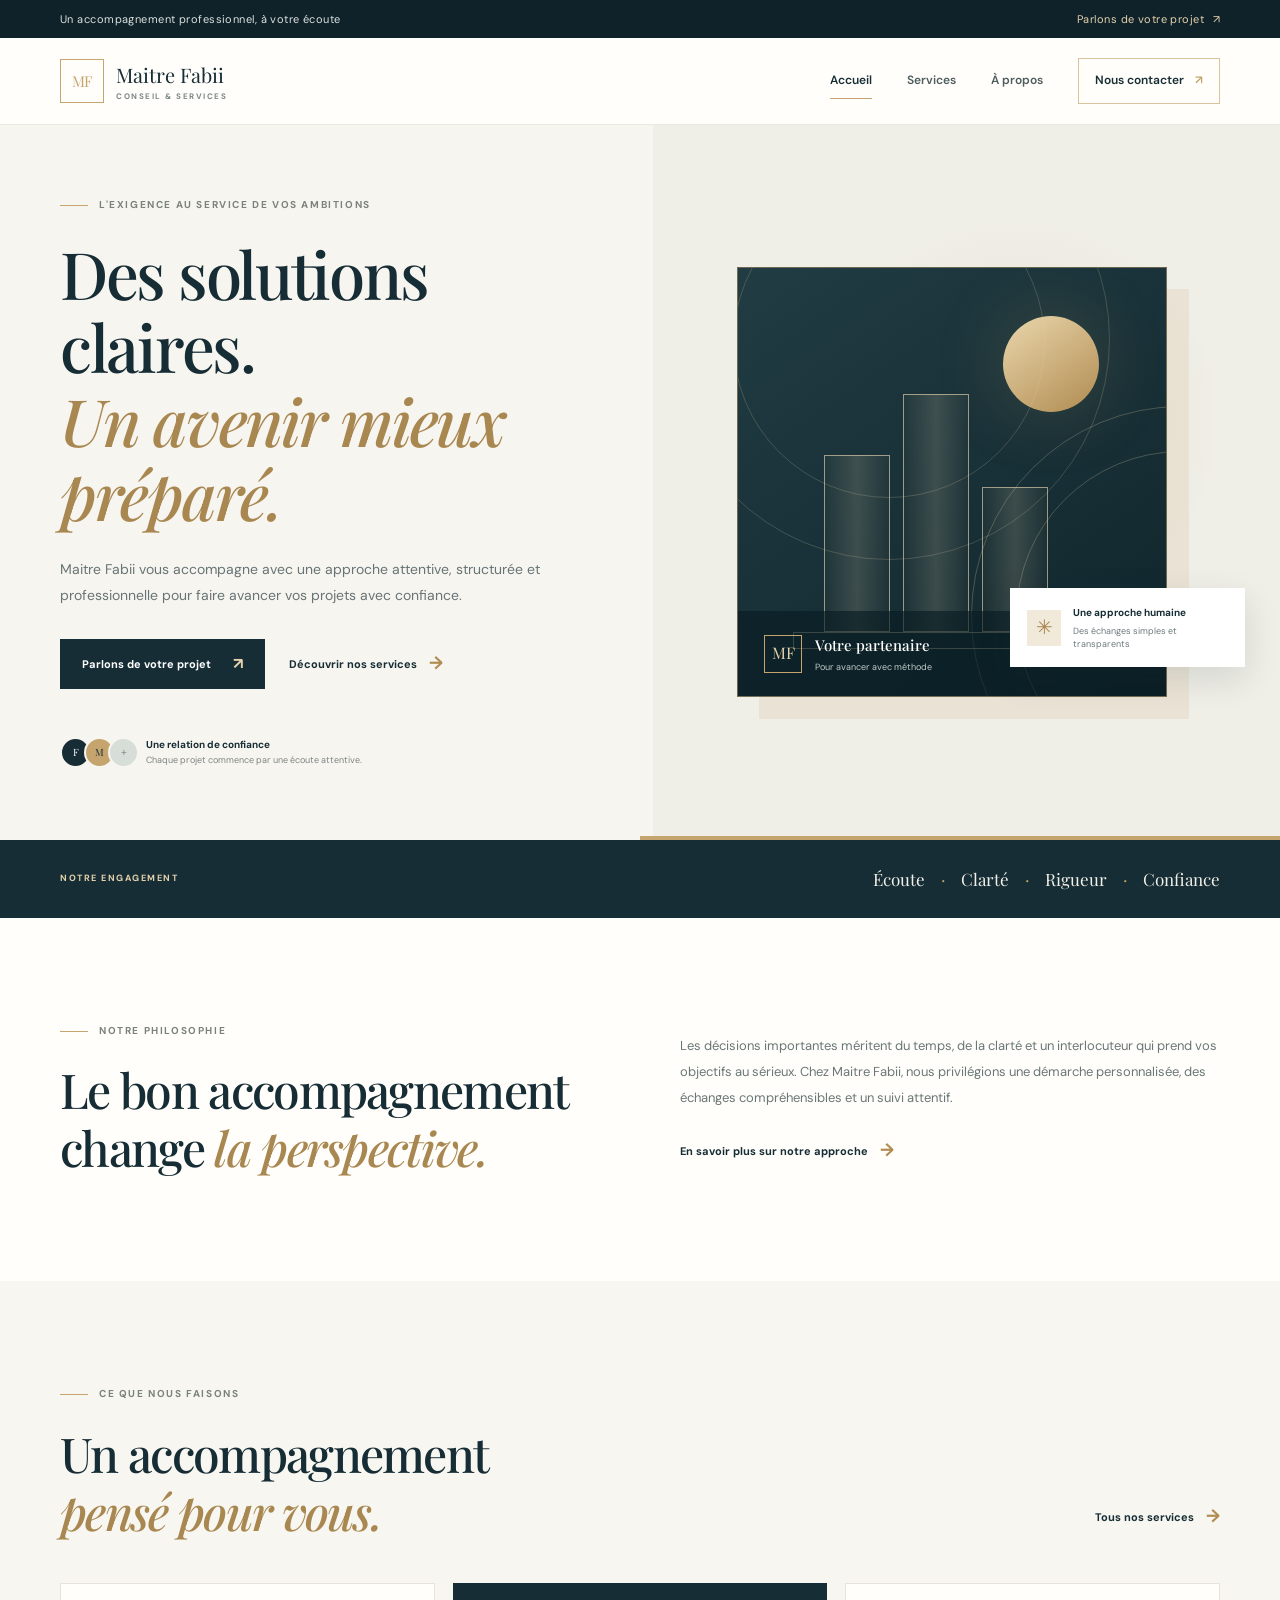
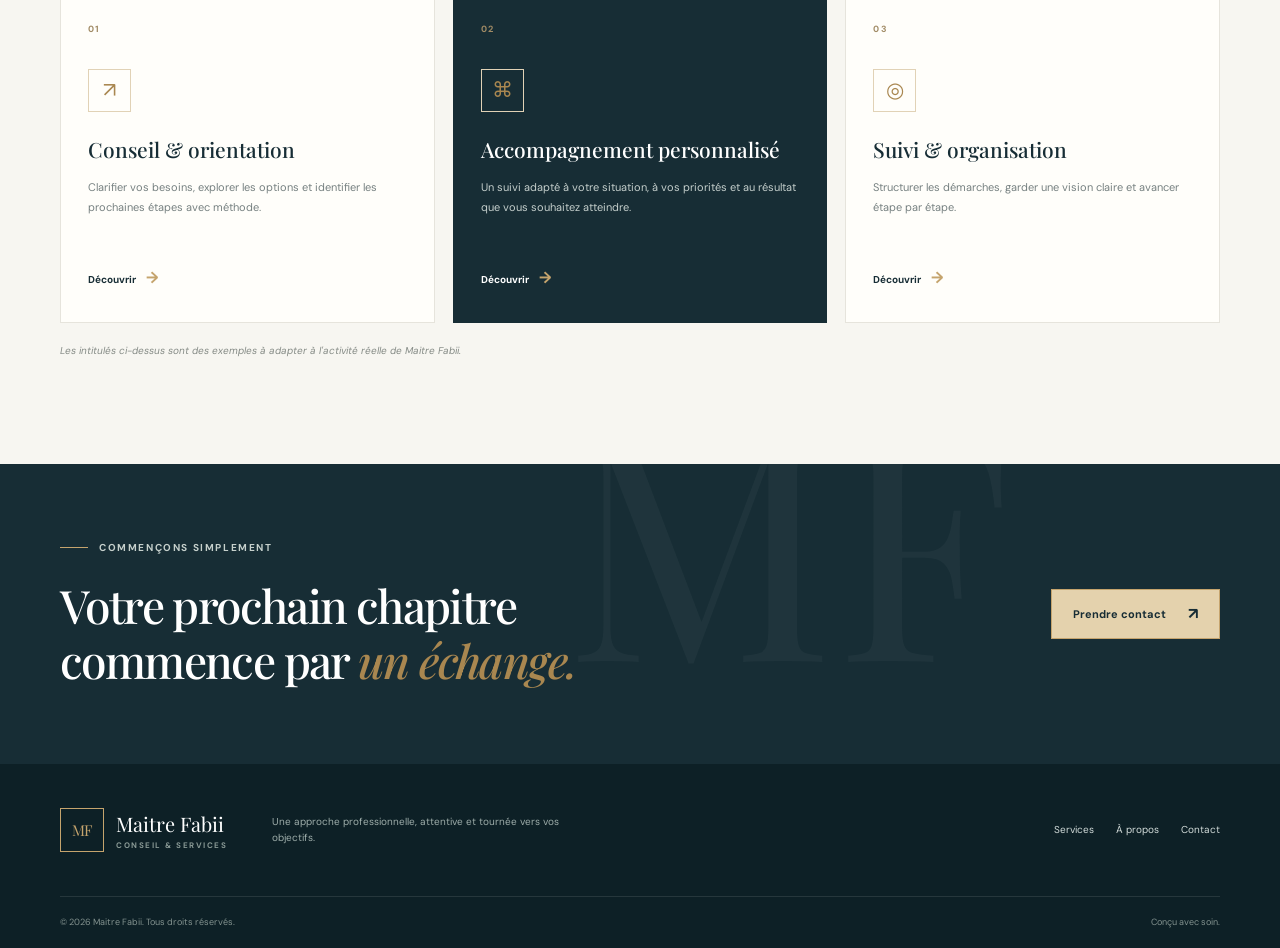
<file: index.html>
<!DOCTYPE html>
<html lang="fr">
<head>
  <meta charset="UTF-8">
  <meta name="viewport" content="width=device-width, initial-scale=1.0">
  <meta name="description" content="Maitre Fabii — des services professionnels, un accompagnement clair et une relation de confiance.">
  <title>Maitre Fabii | Accueil</title>
  <link rel="preconnect" href="https://fonts.googleapis.com">
  <link rel="preconnect" href="https://fonts.gstatic.com" crossorigin>
  <link href="https://fonts.googleapis.com/css2?family=DM+Sans:wght@400;500;600;700&family=Playfair+Display:wght@500;600;700&display=swap" rel="stylesheet">
  <link rel="stylesheet" href="css/style.css">
  <script src="js/script.js" defer></script>
</head>
<body>
  <div class="topbar"><div class="container topbar-inner"><span>Un accompagnement professionnel, à votre écoute</span><a href="contact.html">Parlons de votre projet <span aria-hidden="true">↗</span></a></div></div>
  <header class="site-header">
    <div class="container nav-wrap">
      <a class="brand" href="index.html" aria-label="Maitre Fabii, accueil"><span class="brand-mark">MF</span><span class="brand-name">Maitre Fabii<small>CONSEIL & SERVICES</small></span></a>
      <button class="menu-toggle" aria-label="Ouvrir le menu" aria-expanded="false"><span></span><span></span><span></span></button>
      <nav class="main-nav" aria-label="Navigation principale">
        <a class="active" href="index.html">Accueil</a><a href="services.html">Services</a><a href="apropos.html">À propos</a><a class="nav-cta" href="contact.html">Nous contacter <span>↗</span></a>
      </nav>
    </div>
  </header>
  <main>
    <section class="hero">
      <div class="hero-glow"></div>
      <div class="container hero-grid">
        <div class="hero-copy">
          <p class="eyebrow"><span class="eyebrow-line"></span> L'exigence au service de vos ambitions</p>
          <h1>Des solutions claires.<br><em>Un avenir mieux préparé.</em></h1>
          <p class="hero-text">Maitre Fabii vous accompagne avec une approche attentive, structurée et professionnelle pour faire avancer vos projets avec confiance.</p>
          <div class="hero-actions"><a class="btn btn-primary" href="contact.html">Parlons de votre projet <span>↗</span></a><a class="text-link" href="services.html">Découvrir nos services <span>→</span></a></div>
          <div class="hero-note"><div class="avatar-stack"><span>F</span><span>M</span><span>+</span></div><p><strong>Une relation de confiance</strong><br><small>Chaque projet commence par une écoute attentive.</small></p></div>
        </div>
        <div class="hero-art" aria-label="Illustration décorative de lignes architecturales">
          <div class="art-frame"><div class="art-orbit orbit-one"></div><div class="art-orbit orbit-two"></div><div class="art-sun"></div><div class="art-column column-one"></div><div class="art-column column-two"></div><div class="art-column column-three"></div><div class="art-base"></div><div class="art-label"><span>MF</span><div><strong>Votre partenaire</strong><small>Pour avancer avec méthode</small></div></div></div>
          <div class="floating-card"><span class="floating-icon">✳</span><div><strong>Une approche humaine</strong><small>Des échanges simples et transparents</small></div></div>
        </div>
      </div>
      <div class="hero-bottom-line"></div>
    </section>
    <section class="trust-strip"><div class="container trust-inner"><span>NOTRE ENGAGEMENT</span><p>Écoute <b>·</b> Clarté <b>·</b> Rigueur <b>·</b> Confiance</p></div></section>
    <section class="section section-intro">
      <div class="container intro-grid">
        <div><p class="eyebrow"><span class="eyebrow-line"></span> Notre philosophie</p><h2>Le bon accompagnement<br>change <em>la perspective.</em></h2></div>
        <div class="intro-content"><p>Les décisions importantes méritent du temps, de la clarté et un interlocuteur qui prend vos objectifs au sérieux. Chez Maitre Fabii, nous privilégions une démarche personnalisée, des échanges compréhensibles et un suivi attentif.</p><a class="text-link" href="apropos.html">En savoir plus sur notre approche <span>→</span></a></div>
      </div>
    </section>
    <section class="section services-preview">
      <div class="container">
        <div class="section-heading"><div><p class="eyebrow"><span class="eyebrow-line"></span> Ce que nous faisons</p><h2>Un accompagnement<br><em>pensé pour vous.</em></h2></div><a class="text-link heading-link" href="services.html">Tous nos services <span>→</span></a></div>
        <div class="service-grid">
          <article class="service-card"><span class="service-number">01</span><div class="service-icon">↗</div><h3>Conseil & orientation</h3><p>Clarifier vos besoins, explorer les options et identifier les prochaines étapes avec méthode.</p><a href="services.html#conseil" aria-label="Découvrir le conseil et l'orientation">Découvrir <span>→</span></a></article>
          <article class="service-card featured"><span class="service-number">02</span><div class="service-icon">⌘</div><h3>Accompagnement personnalisé</h3><p>Un suivi adapté à votre situation, à vos priorités et au résultat que vous souhaitez atteindre.</p><a href="services.html#accompagnement" aria-label="Découvrir l'accompagnement personnalisé">Découvrir <span>→</span></a></article>
          <article class="service-card"><span class="service-number">03</span><div class="service-icon">◎</div><h3>Suivi & organisation</h3><p>Structurer les démarches, garder une vision claire et avancer étape par étape.</p><a href="services.html#suivi" aria-label="Découvrir le suivi et l'organisation">Découvrir <span>→</span></a></article>
        </div>
        <p class="small-note">Les intitulés ci-dessus sont des exemples à adapter à l'activité réelle de Maitre Fabii.</p>
      </div>
    </section>
    <section class="cta-section"><div class="container cta-inner"><div><p class="eyebrow eyebrow-light"><span class="eyebrow-line"></span> Commençons simplement</p><h2>Votre prochain chapitre<br>commence par <em>un échange.</em></h2></div><a class="btn btn-light" href="contact.html">Prendre contact <span>↗</span></a><div class="cta-decoration">MF</div></div></section>
  </main>
  <footer class="site-footer"><div class="container footer-main"><a class="brand brand-footer" href="index.html"><span class="brand-mark">MF</span><span class="brand-name">Maitre Fabii<small>CONSEIL & SERVICES</small></span></a><p>Une approche professionnelle, attentive et tournée vers vos objectifs.</p><div class="footer-links"><a href="services.html">Services</a><a href="apropos.html">À propos</a><a href="contact.html">Contact</a></div></div><div class="container footer-bottom"><span>© <span data-year></span> Maitre Fabii. Tous droits réservés.</span><span>Conçu avec soin.</span></div></footer>
</body>
</html>
</file>
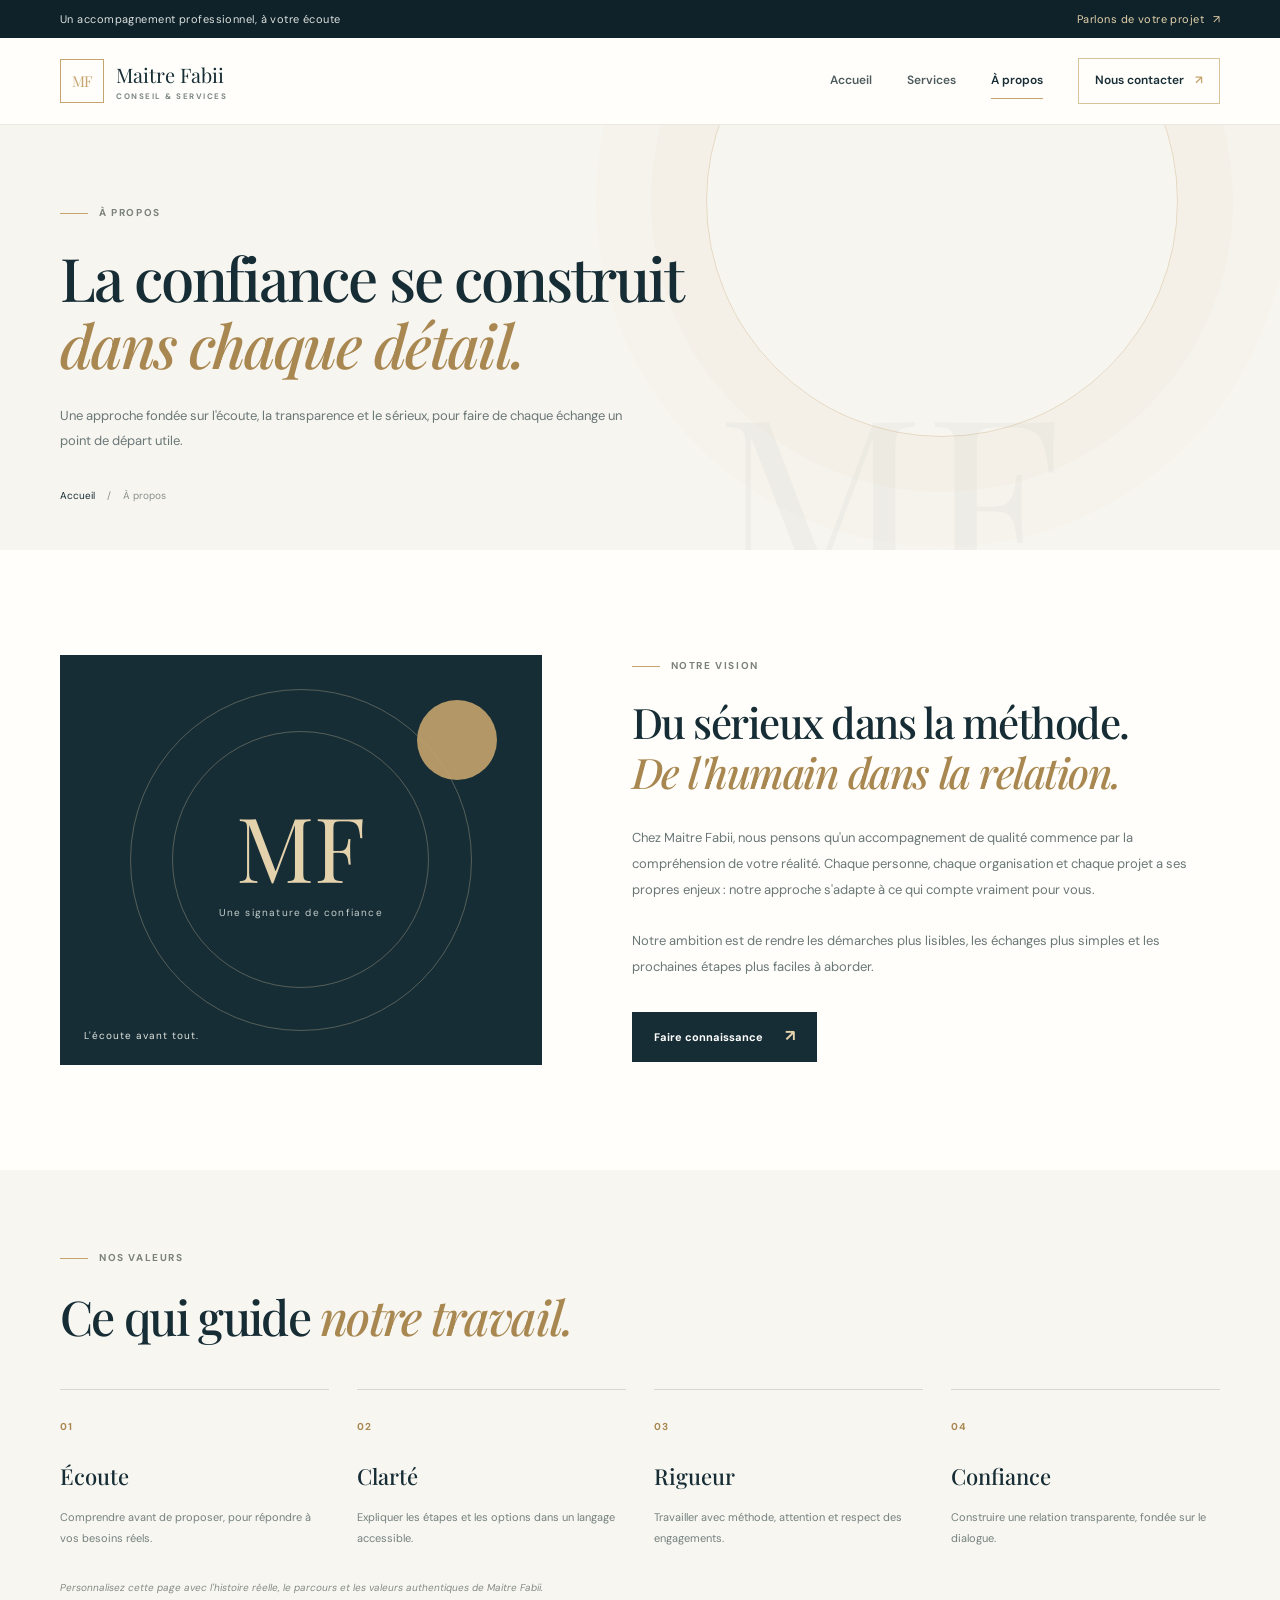
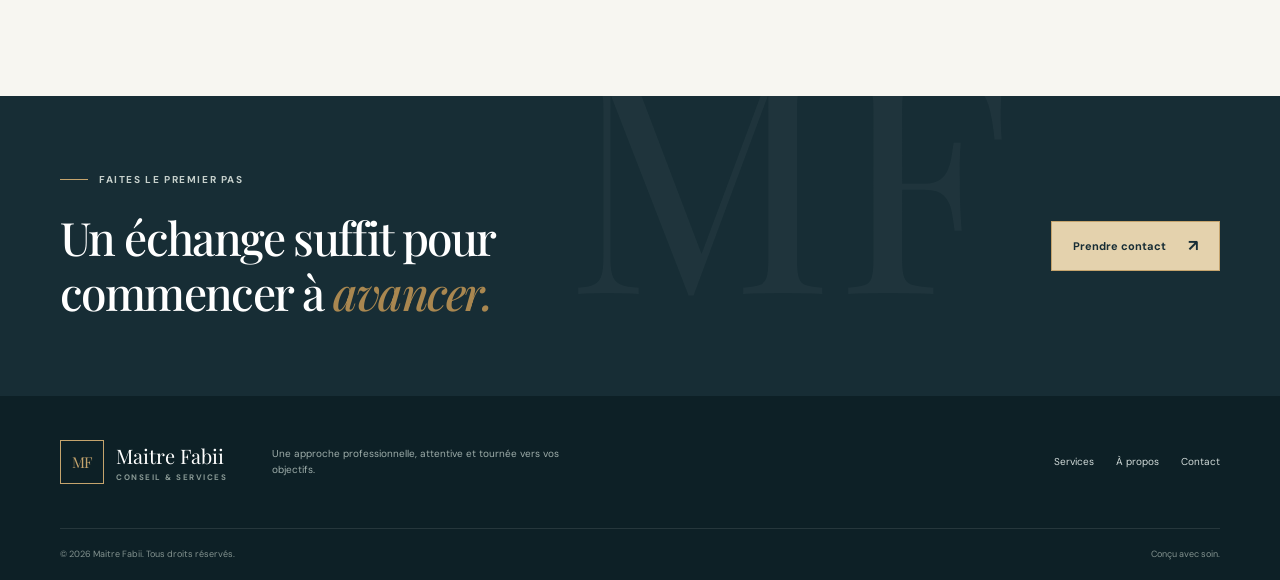
<file: apropos.html>
<!DOCTYPE html>
<html lang="fr">
<head>
  <meta charset="UTF-8"><meta name="viewport" content="width=device-width, initial-scale=1.0">
  <meta name="description" content="Découvrez l'approche et les valeurs de Maitre Fabii.">
  <title>À propos | Maitre Fabii</title>
  <link rel="preconnect" href="https://fonts.googleapis.com"><link rel="preconnect" href="https://fonts.gstatic.com" crossorigin>
  <link href="https://fonts.googleapis.com/css2?family=DM+Sans:wght@400;500;600;700&family=Playfair+Display:wght@500;600;700&display=swap" rel="stylesheet">
  <link rel="stylesheet" href="css/style.css"><script src="js/script.js" defer></script>
</head>
<body>
  <div class="topbar"><div class="container topbar-inner"><span>Un accompagnement professionnel, à votre écoute</span><a href="contact.html">Parlons de votre projet <span>↗</span></a></div></div>
  <header class="site-header"><div class="container nav-wrap"><a class="brand" href="index.html"><span class="brand-mark">MF</span><span class="brand-name">Maitre Fabii<small>CONSEIL & SERVICES</small></span></a><button class="menu-toggle" aria-label="Ouvrir le menu" aria-expanded="false"><span></span><span></span><span></span></button><nav class="main-nav" aria-label="Navigation principale"><a href="index.html">Accueil</a><a href="services.html">Services</a><a class="active" href="apropos.html">À propos</a><a class="nav-cta" href="contact.html">Nous contacter <span>↗</span></a></nav></div></header>
  <main>
    <section class="page-hero"><div class="container page-hero-content"><p class="eyebrow"><span class="eyebrow-line"></span> À propos</p><h1>La confiance se construit<br><em>dans chaque détail.</em></h1><p>Une approche fondée sur l'écoute, la transparence et le sérieux, pour faire de chaque échange un point de départ utile.</p><div class="breadcrumbs"><a href="index.html">Accueil</a><span>/</span><span>À propos</span></div></div><div class="page-hero-mark">MF</div></section>
    <section class="section"><div class="container about-grid"><div class="about-art"><div class="about-art-circle"></div><div class="about-monogram">MF<span>Une signature de confiance</span></div><div class="about-art-caption">L'écoute avant tout.</div></div><div class="about-copy"><p class="eyebrow"><span class="eyebrow-line"></span> Notre vision</p><h2>Du sérieux dans la méthode.<br><em>De l'humain dans la relation.</em></h2><p>Chez Maitre Fabii, nous pensons qu'un accompagnement de qualité commence par la compréhension de votre réalité. Chaque personne, chaque organisation et chaque projet a ses propres enjeux : notre approche s'adapte à ce qui compte vraiment pour vous.</p><p>Notre ambition est de rendre les démarches plus lisibles, les échanges plus simples et les prochaines étapes plus faciles à aborder.</p><a class="btn btn-primary" href="contact.html">Faire connaissance <span>↗</span></a></div></div></section>
    <section class="values-section"><div class="container"><div class="section-heading"><div><p class="eyebrow"><span class="eyebrow-line"></span> Nos valeurs</p><h2>Ce qui guide <em>notre travail.</em></h2></div></div><div class="values-grid"><article><span>01</span><h3>Écoute</h3><p>Comprendre avant de proposer, pour répondre à vos besoins réels.</p></article><article><span>02</span><h3>Clarté</h3><p>Expliquer les étapes et les options dans un langage accessible.</p></article><article><span>03</span><h3>Rigueur</h3><p>Travailler avec méthode, attention et respect des engagements.</p></article><article><span>04</span><h3>Confiance</h3><p>Construire une relation transparente, fondée sur le dialogue.</p></article></div><p class="small-note">Personnalisez cette page avec l'histoire réelle, le parcours et les valeurs authentiques de Maitre Fabii.</p></div></section>
    <section class="cta-section"><div class="container cta-inner"><div><p class="eyebrow eyebrow-light"><span class="eyebrow-line"></span> Faites le premier pas</p><h2>Un échange suffit pour<br>commencer à <em>avancer.</em></h2></div><a class="btn btn-light" href="contact.html">Prendre contact <span>↗</span></a><div class="cta-decoration">MF</div></div></section>
  </main>
  <footer class="site-footer"><div class="container footer-main"><a class="brand brand-footer" href="index.html"><span class="brand-mark">MF</span><span class="brand-name">Maitre Fabii<small>CONSEIL & SERVICES</small></span></a><p>Une approche professionnelle, attentive et tournée vers vos objectifs.</p><div class="footer-links"><a href="services.html">Services</a><a href="apropos.html">À propos</a><a href="contact.html">Contact</a></div></div><div class="container footer-bottom"><span>© <span data-year></span> Maitre Fabii. Tous droits réservés.</span><span>Conçu avec soin.</span></div></footer>
</body>
</html>
</file>
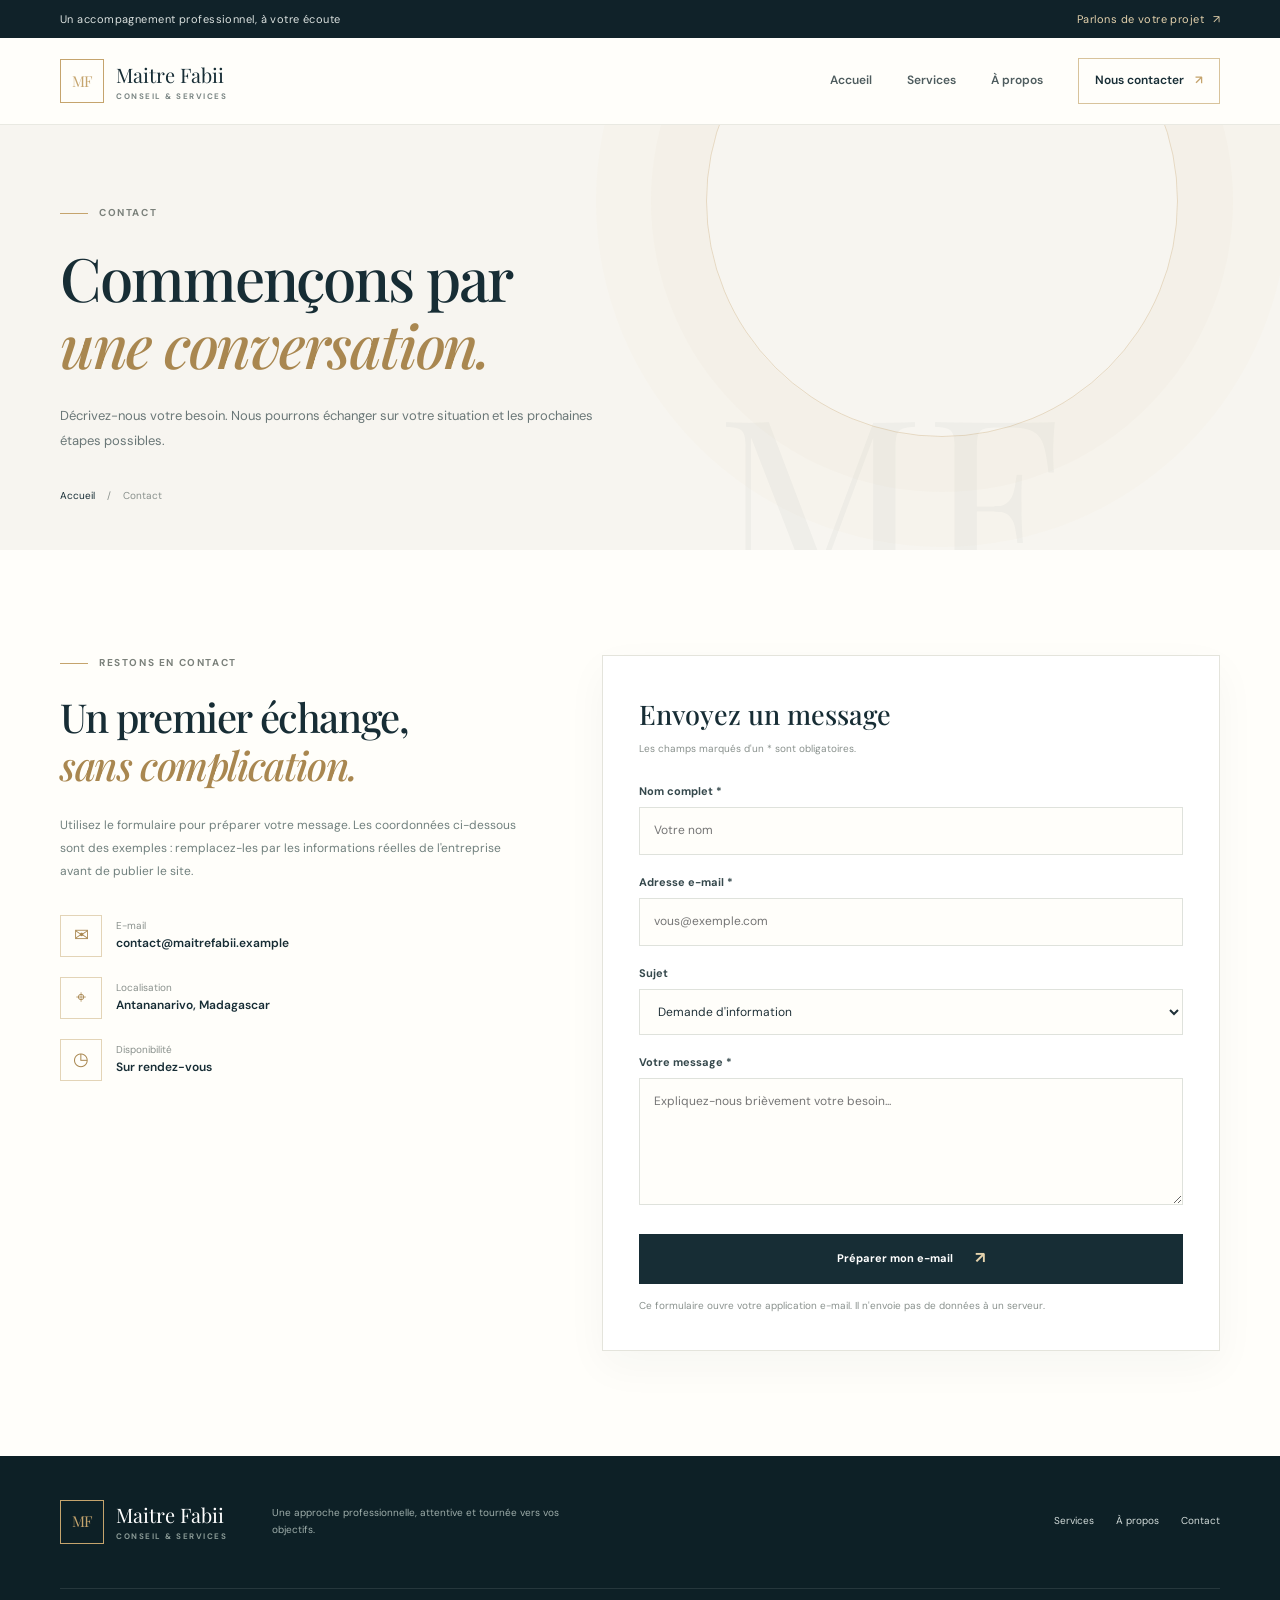
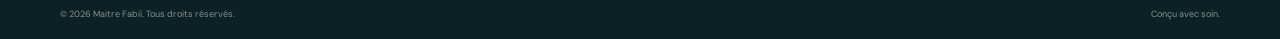
<file: contact.html>
<!DOCTYPE html>
<html lang="fr">
<head>
  <meta charset="UTF-8"><meta name="viewport" content="width=device-width, initial-scale=1.0">
  <meta name="description" content="Contactez Maitre Fabii pour discuter de votre besoin.">
  <title>Contact | Maitre Fabii</title>
  <link rel="preconnect" href="https://fonts.googleapis.com"><link rel="preconnect" href="https://fonts.gstatic.com" crossorigin>
  <link href="https://fonts.googleapis.com/css2?family=DM+Sans:wght@400;500;600;700&family=Playfair+Display:wght@500;600;700&display=swap" rel="stylesheet">
  <link rel="stylesheet" href="css/style.css"><script src="js/script.js" defer></script>
</head>
<body>
  <div class="topbar"><div class="container topbar-inner"><span>Un accompagnement professionnel, à votre écoute</span><a href="contact.html">Parlons de votre projet <span>↗</span></a></div></div>
  <header class="site-header"><div class="container nav-wrap"><a class="brand" href="index.html"><span class="brand-mark">MF</span><span class="brand-name">Maitre Fabii<small>CONSEIL & SERVICES</small></span></a><button class="menu-toggle" aria-label="Ouvrir le menu" aria-expanded="false"><span></span><span></span><span></span></button><nav class="main-nav" aria-label="Navigation principale"><a href="index.html">Accueil</a><a href="services.html">Services</a><a href="apropos.html">À propos</a><a class="nav-cta active" href="contact.html">Nous contacter <span>↗</span></a></nav></div></header>
  <main>
    <section class="page-hero contact-hero"><div class="container page-hero-content"><p class="eyebrow"><span class="eyebrow-line"></span> Contact</p><h1>Commençons par<br><em>une conversation.</em></h1><p>Décrivez-nous votre besoin. Nous pourrons échanger sur votre situation et les prochaines étapes possibles.</p><div class="breadcrumbs"><a href="index.html">Accueil</a><span>/</span><span>Contact</span></div></div><div class="page-hero-mark">MF</div></section>
    <section class="section contact-section"><div class="container contact-grid">
      <div class="contact-info"><p class="eyebrow"><span class="eyebrow-line"></span> Restons en contact</p><h2>Un premier échange,<br><em>sans complication.</em></h2><p>Utilisez le formulaire pour préparer votre message. Les coordonnées ci-dessous sont des exemples : remplacez-les par les informations réelles de l'entreprise avant de publier le site.</p>
        <div class="contact-detail"><span class="contact-detail-icon">✉</span><div><small>E-mail</small><strong>contact@maitrefabii.example</strong></div></div>
        <div class="contact-detail"><span class="contact-detail-icon">⌖</span><div><small>Localisation</small><strong>Antananarivo, Madagascar</strong></div></div>
        <div class="contact-detail"><span class="contact-detail-icon">◷</span><div><small>Disponibilité</small><strong>Sur rendez-vous</strong></div></div>
      </div>
      <form class="contact-form" id="contact-form">
        <h3>Envoyez un message</h3><p class="form-intro">Les champs marqués d'un * sont obligatoires.</p>
        <label for="name">Nom complet *</label><input id="name" name="name" type="text" placeholder="Votre nom" autocomplete="name" required>
        <label for="email">Adresse e-mail *</label><input id="email" name="email" type="email" placeholder="vous@exemple.com" autocomplete="email" required>
        <label for="subject">Sujet</label><select id="subject" name="subject"><option value="Demande d'information">Demande d'information</option><option value="Conseil et orientation">Conseil et orientation</option><option value="Accompagnement">Accompagnement</option><option value="Autre demande">Autre demande</option></select>
        <label for="message">Votre message *</label><textarea id="message" name="message" rows="5" placeholder="Expliquez-nous brièvement votre besoin..." required></textarea>
        <button class="btn btn-primary form-submit" type="submit">Préparer mon e-mail <span>↗</span></button>
        <p class="form-feedback" id="form-feedback" role="status" aria-live="polite">Ce formulaire ouvre votre application e-mail. Il n'envoie pas de données à un serveur.</p>
      </form>
    </div></section>
  </main>
  <footer class="site-footer"><div class="container footer-main"><a class="brand brand-footer" href="index.html"><span class="brand-mark">MF</span><span class="brand-name">Maitre Fabii<small>CONSEIL & SERVICES</small></span></a><p>Une approche professionnelle, attentive et tournée vers vos objectifs.</p><div class="footer-links"><a href="services.html">Services</a><a href="apropos.html">À propos</a><a href="contact.html">Contact</a></div></div><div class="container footer-bottom"><span>© <span data-year></span> Maitre Fabii. Tous droits réservés.</span><span>Conçu avec soin.</span></div></footer>
</body>
</html>
</file>
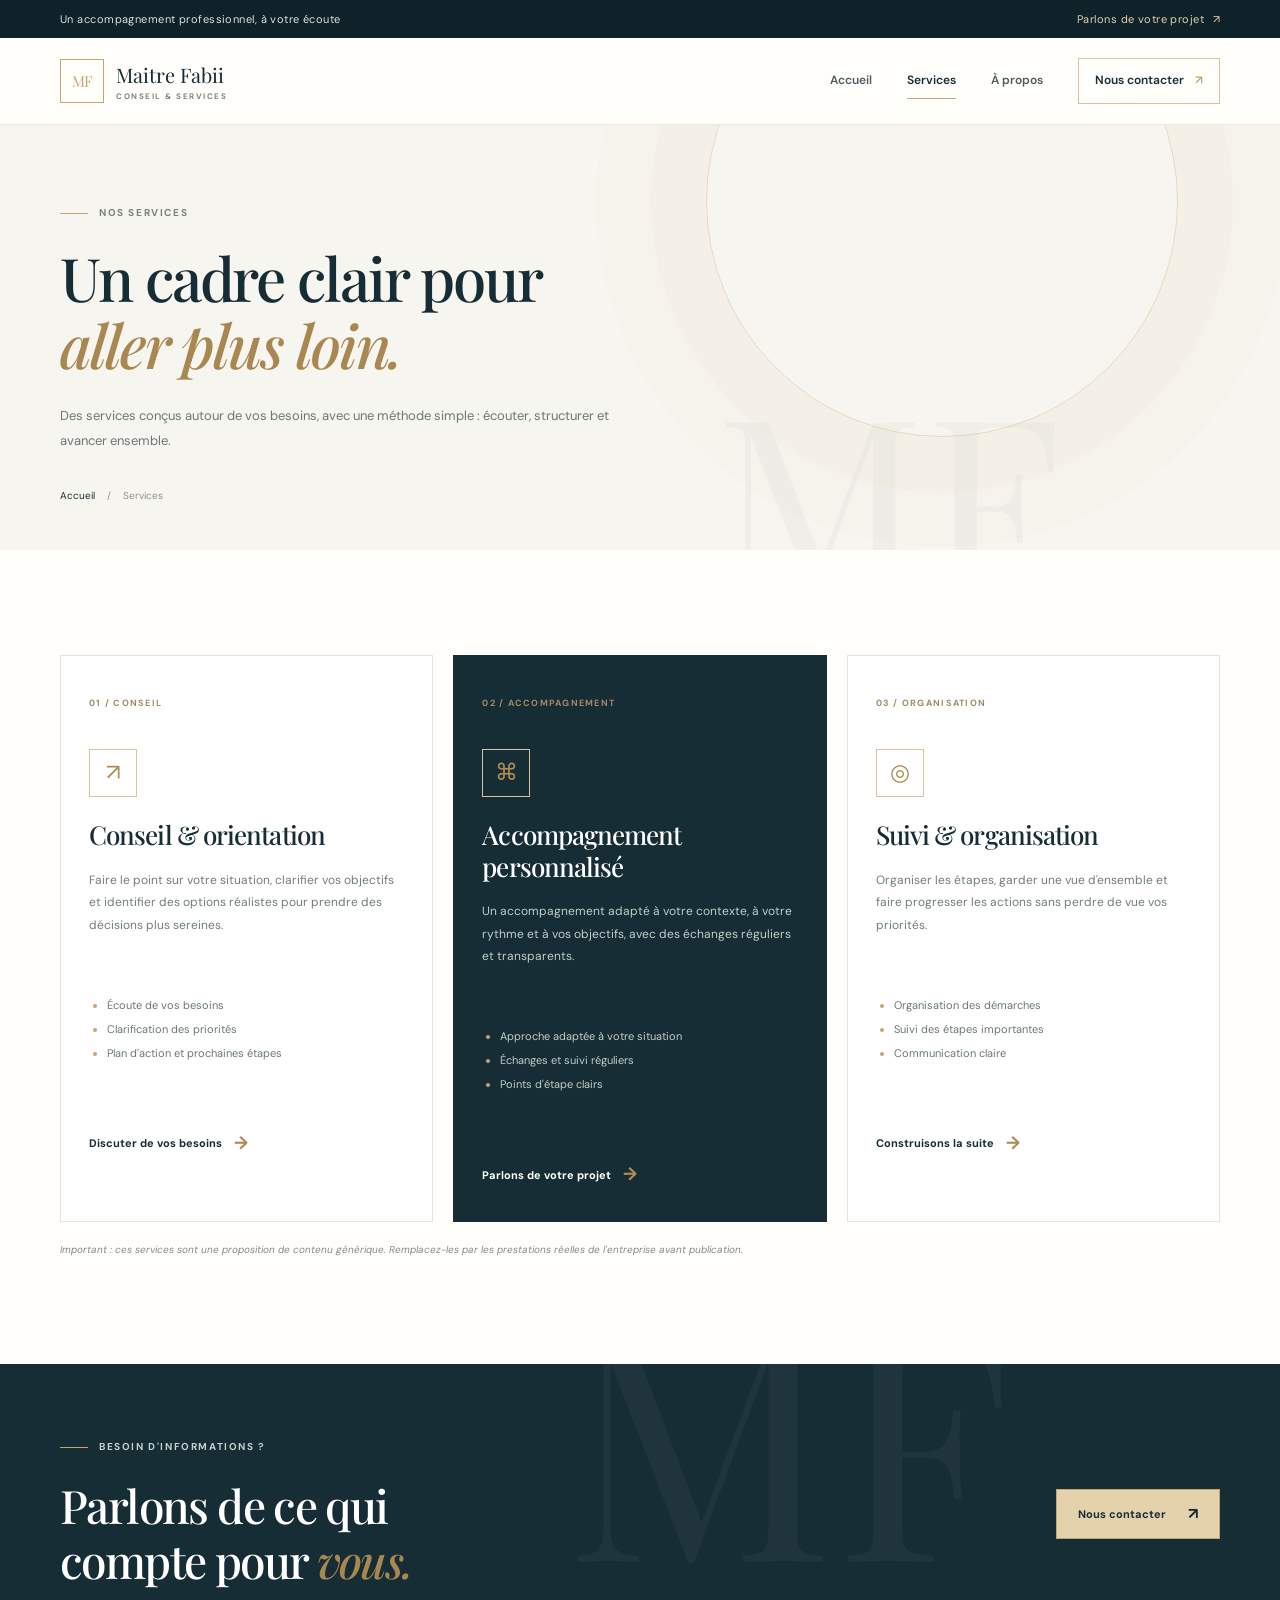
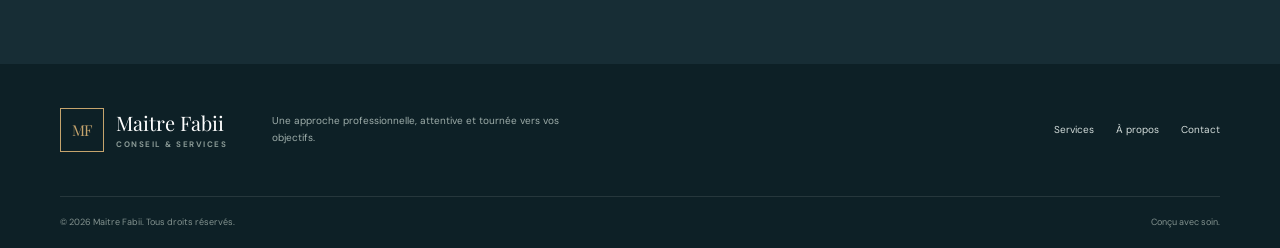
<file: services.html>
<!DOCTYPE html>
<html lang="fr">
<head>
  <meta charset="UTF-8"><meta name="viewport" content="width=device-width, initial-scale=1.0">
  <meta name="description" content="Découvrez les services proposés par Maitre Fabii.">
  <title>Nos services | Maitre Fabii</title>
  <link rel="preconnect" href="https://fonts.googleapis.com"><link rel="preconnect" href="https://fonts.gstatic.com" crossorigin>
  <link href="https://fonts.googleapis.com/css2?family=DM+Sans:wght@400;500;600;700&family=Playfair+Display:wght@500;600;700&display=swap" rel="stylesheet">
  <link rel="stylesheet" href="css/style.css"><script src="js/script.js" defer></script>
</head>
<body>
  <div class="topbar"><div class="container topbar-inner"><span>Un accompagnement professionnel, à votre écoute</span><a href="contact.html">Parlons de votre projet <span>↗</span></a></div></div>
  <header class="site-header"><div class="container nav-wrap"><a class="brand" href="index.html"><span class="brand-mark">MF</span><span class="brand-name">Maitre Fabii<small>CONSEIL & SERVICES</small></span></a><button class="menu-toggle" aria-label="Ouvrir le menu" aria-expanded="false"><span></span><span></span><span></span></button><nav class="main-nav" aria-label="Navigation principale"><a href="index.html">Accueil</a><a class="active" href="services.html">Services</a><a href="apropos.html">À propos</a><a class="nav-cta" href="contact.html">Nous contacter <span>↗</span></a></nav></div></header>
  <main>
    <section class="page-hero"><div class="container page-hero-content"><p class="eyebrow"><span class="eyebrow-line"></span> Nos services</p><h1>Un cadre clair pour<br><em>aller plus loin.</em></h1><p>Des services conçus autour de vos besoins, avec une méthode simple : écouter, structurer et avancer ensemble.</p><div class="breadcrumbs"><a href="index.html">Accueil</a><span>/</span><span>Services</span></div></div><div class="page-hero-mark">MF</div></section>
    <section class="section"><div class="container"><div class="service-detail-grid">
      <article class="detail-card" id="conseil"><span class="service-number">01 / CONSEIL</span><div class="detail-symbol">↗</div><h2>Conseil & orientation</h2><p>Faire le point sur votre situation, clarifier vos objectifs et identifier des options réalistes pour prendre des décisions plus sereines.</p><ul><li>Écoute de vos besoins</li><li>Clarification des priorités</li><li>Plan d'action et prochaines étapes</li></ul><a class="text-link" href="contact.html">Discuter de vos besoins <span>→</span></a></article>
      <article class="detail-card detail-card-dark" id="accompagnement"><span class="service-number">02 / ACCOMPAGNEMENT</span><div class="detail-symbol">⌘</div><h2>Accompagnement personnalisé</h2><p>Un accompagnement adapté à votre contexte, à votre rythme et à vos objectifs, avec des échanges réguliers et transparents.</p><ul><li>Approche adaptée à votre situation</li><li>Échanges et suivi réguliers</li><li>Points d'étape clairs</li></ul><a class="text-link" href="contact.html">Parlons de votre projet <span>→</span></a></article>
      <article class="detail-card" id="suivi"><span class="service-number">03 / ORGANISATION</span><div class="detail-symbol">◎</div><h2>Suivi & organisation</h2><p>Organiser les étapes, garder une vue d'ensemble et faire progresser les actions sans perdre de vue vos priorités.</p><ul><li>Organisation des démarches</li><li>Suivi des étapes importantes</li><li>Communication claire</li></ul><a class="text-link" href="contact.html">Construisons la suite <span>→</span></a></article>
    </div><p class="small-note">Important : ces services sont une proposition de contenu générique. Remplacez-les par les prestations réelles de l'entreprise avant publication.</p></div></section>
    <section class="cta-section"><div class="container cta-inner"><div><p class="eyebrow eyebrow-light"><span class="eyebrow-line"></span> Besoin d'informations ?</p><h2>Parlons de ce qui<br>compte pour <em>vous.</em></h2></div><a class="btn btn-light" href="contact.html">Nous contacter <span>↗</span></a><div class="cta-decoration">MF</div></div></section>
  </main>
  <footer class="site-footer"><div class="container footer-main"><a class="brand brand-footer" href="index.html"><span class="brand-mark">MF</span><span class="brand-name">Maitre Fabii<small>CONSEIL & SERVICES</small></span></a><p>Une approche professionnelle, attentive et tournée vers vos objectifs.</p><div class="footer-links"><a href="services.html">Services</a><a href="apropos.html">À propos</a><a href="contact.html">Contact</a></div></div><div class="container footer-bottom"><span>© <span data-year></span> Maitre Fabii. Tous droits réservés.</span><span>Conçu avec soin.</span></div></footer>
</body>
</html>
</file>
<file: css/style.css>
:root {
  --navy: #172d35;
  --navy-deep: #102229;
  --navy-soft: #28434a;
  --gold: #c5a46d;
  --gold-light: #e4d2ad;
  --cream: #f7f5f0;
  --paper: #fffefa;
  --ink: #203138;
  --muted: #6d7a7c;
  --line: #e4e4dc;
  --serif: "Playfair Display", Georgia, serif;
  --sans: "DM Sans", Arial, sans-serif;
}
* { box-sizing: border-box; }
html { scroll-behavior: smooth; }
body { margin: 0; color: var(--ink); background: var(--paper); font-family: var(--sans); line-height: 1.65; -webkit-font-smoothing: antialiased; }
body.menu-open { overflow: hidden; }
a { color: inherit; text-decoration: none; }
button, input, select, textarea { font: inherit; }
button, a { -webkit-tap-highlight-color: transparent; }
.container { width: min(1160px, calc(100% - 48px)); margin-inline: auto; }
.topbar { background: var(--navy-deep); color: #dbe1df; font-size: 11px; letter-spacing: .04em; }
.topbar-inner { min-height: 38px; display: flex; align-items: center; justify-content: space-between; gap: 20px; }
.topbar a { color: var(--gold-light); }
.topbar a span { margin-left: 5px; }
.site-header { position: sticky; top: 0; z-index: 20; background: rgba(255,254,250,.96); backdrop-filter: blur(14px); border-bottom: 1px solid rgba(228,228,220,.8); }
.nav-wrap { min-height: 86px; display: flex; align-items: center; justify-content: space-between; gap: 28px; }
.brand { display: inline-flex; align-items: center; gap: 12px; flex-shrink: 0; }
.brand-mark { display: grid; place-items: center; width: 44px; height: 44px; border: 1px solid var(--gold); color: var(--gold); font-family: var(--serif); font-size: 15px; letter-spacing: -.06em; }
.brand-name { display: flex; flex-direction: column; color: var(--navy); font-family: var(--serif); font-size: 20px; line-height: 1.15; }
.brand-name small { margin-top: 6px; color: #7c8785; font: 700 8px/1 var(--sans); letter-spacing: .19em; }
.main-nav { display: flex; align-items: center; gap: 35px; color: #4e5c5e; font-size: 12px; font-weight: 600; }
.main-nav > a:not(.nav-cta) { position: relative; padding-block: 8px; }
.main-nav > a:not(.nav-cta)::after { position: absolute; bottom: 0; left: 0; width: 0; height: 1px; background: var(--gold); content: ""; transition: width .25s; }
.main-nav > a:not(.nav-cta):hover::after, .main-nav > a.active:not(.nav-cta)::after { width: 100%; }
.main-nav a.active { color: var(--navy); }
.nav-cta { padding: 12px 16px; border: 1px solid #d8c39b; color: var(--navy); transition: background .2s, color .2s; }
.nav-cta:hover { background: var(--navy); color: white; }
.nav-cta span { margin-left: 8px; color: var(--gold); }
.menu-toggle { display: none; border: 0; background: transparent; padding: 8px; cursor: pointer; }
.menu-toggle span { display: block; width: 24px; height: 2px; margin: 5px 0; background: var(--navy); transition: transform .2s; }
.hero { position: relative; overflow: hidden; background: var(--cream); }
.hero::before { position: absolute; top: 0; right: 0; width: 49%; height: 100%; background: #efeee7; content: ""; }
.hero-glow { position: absolute; right: 4%; top: 12%; width: 420px; height: 420px; border-radius: 50%; background: radial-gradient(circle, rgba(197,164,109,.17), rgba(197,164,109,0) 68%); }
.hero-grid { position: relative; z-index: 1; min-height: 620px; display: grid; grid-template-columns: 1.03fr .97fr; align-items: center; gap: 55px; padding-block: 72px; }
.eyebrow { display: flex; align-items: center; gap: 11px; margin: 0 0 22px; color: #7b817b; font-size: 10px; font-weight: 700; letter-spacing: .16em; text-transform: uppercase; }
.eyebrow-line { width: 28px; height: 1px; background: var(--gold); flex-shrink: 0; }
h1, h2, h3, p { margin-top: 0; }
h1, h2 { color: var(--navy); font-family: var(--serif); font-weight: 500; letter-spacing: -.035em; }
h1 { margin-bottom: 25px; font-size: clamp(44px, 5.1vw, 69px); line-height: 1.13; }
h1 em, h2 em { color: #a98750; font-weight: 500; }
.hero-text { max-width: 480px; margin-bottom: 30px; color: #677475; font-size: 14px; line-height: 1.9; }
.hero-actions { display: flex; flex-wrap: wrap; align-items: center; gap: 24px; }
.btn { display: inline-flex; justify-content: center; align-items: center; gap: 22px; min-height: 50px; padding: 0 21px; border: 1px solid transparent; font-size: 11px; font-weight: 700; transition: transform .2s, background .2s, color .2s; cursor: pointer; }
.btn:hover { transform: translateY(-2px); }
.btn span { color: var(--gold-light); font-size: 16px; }
.btn-primary { background: var(--navy); color: white; }
.btn-primary:hover { background: #28434a; }
.text-link { display: inline-flex; align-items: center; gap: 12px; color: var(--navy); font-size: 11px; font-weight: 700; }
.text-link span { color: #b18c51; font-size: 18px; transition: transform .2s; }
.text-link:hover span { transform: translateX(4px); }
.hero-note { display: flex; align-items: center; gap: 14px; margin-top: 48px; }
.avatar-stack { display: flex; }
.avatar-stack span { display: grid; place-items: center; width: 31px; height: 31px; margin-right: -7px; border: 2px solid var(--cream); border-radius: 50%; background: var(--navy); color: white; font-family: var(--serif); font-size: 10px; }
.avatar-stack span:nth-child(2) { background: var(--gold); color: var(--navy); }
.avatar-stack span:nth-child(3) { background: #d7ddd7; color: var(--navy); }
.hero-note p { margin: 0; color: var(--navy); font-size: 10px; line-height: 1.5; }
.hero-note small { color: #7d8582; font-size: 9px; }
.hero-art { position: relative; display: grid; place-items: center; min-height: 450px; }
.art-frame { position: relative; overflow: hidden; width: min(100%, 430px); height: 430px; border: 1px solid rgba(197,164,109,.5); background: linear-gradient(145deg, #213c43, #10252c); box-shadow: 22px 22px 0 rgba(197,164,109,.15); }
.art-frame::before, .art-frame::after { position: absolute; content: ""; border: 1px solid rgba(228,210,173,.2); border-radius: 50%; }
.art-frame::before { width: 440px; height: 440px; top: -150px; left: -70px; }
.art-frame::after { width: 310px; height: 310px; top: -82px; left: -5px; }
.art-orbit { position: absolute; border: 1px solid rgba(228,210,173,.25); border-radius: 50%; }
.orbit-one { width: 420px; height: 420px; right: -225px; bottom: -130px; }
.orbit-two { width: 330px; height: 330px; right: -180px; bottom: -85px; }
.art-sun { position: absolute; top: 48px; right: 67px; width: 96px; height: 96px; border-radius: 50%; background: linear-gradient(145deg, #ead7ad, #b08b50); box-shadow: 0 0 70px rgba(197,164,109,.22); }
.art-column { position: absolute; bottom: 64px; width: 66px; border: 1px solid rgba(228,210,173,.65); background: linear-gradient(90deg, rgba(197,164,109,.04), rgba(228,210,173,.18), rgba(197,164,109,.04)); }
.column-one { left: 86px; height: 177px; }
.column-two { left: 165px; height: 238px; }
.column-three { left: 244px; height: 145px; }
.art-base { position: absolute; bottom: 47px; left: 55px; width: 280px; height: 17px; border: 1px solid rgba(228,210,173,.65); }
.art-label { position: absolute; bottom: 0; left: 0; display: flex; align-items: center; gap: 13px; width: 100%; padding: 22px 26px; background: rgba(9,28,34,.65); color: white; }
.art-label > span { display: grid; place-items: center; width: 38px; height: 38px; border: 1px solid var(--gold); color: var(--gold-light); font-family: var(--serif); }
.art-label strong, .art-label small { display: block; }
.art-label strong { font-family: var(--serif); font-size: 15px; font-weight: 500; }
.art-label small { margin-top: 2px; color: #c1cbc7; font-size: 9px; }
.floating-card { position: absolute; right: -25px; bottom: 40px; display: flex; align-items: center; gap: 12px; max-width: 235px; padding: 17px; background: white; box-shadow: 0 12px 35px rgba(21,43,48,.12); }
.floating-icon { display: grid; place-items: center; width: 36px; height: 36px; background: #f1e9d9; color: #a98750; font-size: 20px; }
.floating-card strong, .floating-card small { display: block; }
.floating-card strong { color: var(--navy); font-size: 10px; }
.floating-card small { margin-top: 4px; color: var(--muted); font-size: 9px; line-height: 1.4; }
.hero-bottom-line { position: absolute; right: 0; bottom: 0; width: 50%; height: 4px; background: var(--gold); }
.trust-strip { background: var(--navy); color: white; }
.trust-inner { display: flex; align-items: center; justify-content: space-between; gap: 24px; min-height: 78px; }
.trust-inner > span { color: var(--gold-light); font-size: 9px; font-weight: 700; letter-spacing: .17em; }
.trust-inner p { margin: 0; color: #f1f0e8; font-family: var(--serif); font-size: 17px; }
.trust-inner b { margin-inline: 12px; color: var(--gold); font-weight: 400; }
.section { padding-block: 105px; }
.intro-grid { display: grid; grid-template-columns: 1fr 1fr; gap: 80px; align-items: start; }
h2 { margin-bottom: 0; font-size: clamp(34px, 4vw, 48px); line-height: 1.2; }
.intro-content { padding-top: 10px; }
.intro-content p, .about-copy > p:not(.eyebrow) { margin-bottom: 25px; color: #6a7777; font-size: 13px; line-height: 2; }
.services-preview { background: #f7f6f1; }
.section-heading { display: flex; justify-content: space-between; align-items: end; gap: 30px; margin-bottom: 43px; }
.heading-link { margin-bottom: 8px; }
.service-grid { display: grid; grid-template-columns: repeat(3, 1fr); gap: 18px; }
.service-card { position: relative; min-height: 300px; padding: 30px 27px; border: 1px solid #e6e4dc; background: var(--paper); transition: transform .25s, box-shadow .25s; }
.service-card:hover { transform: translateY(-5px); box-shadow: 0 16px 35px rgba(26,48,52,.07); }
.service-card.featured { border-color: var(--navy); background: var(--navy); color: white; }
.service-number { color: #a18b65; font-size: 9px; font-weight: 700; letter-spacing: .14em; }
.service-icon { display: grid; place-items: center; width: 43px; height: 43px; margin: 28px 0 20px; border: 1px solid #e1d2b6; color: #a98750; font-size: 21px; }
.service-card h3, .values-grid h3 { margin-bottom: 12px; color: var(--navy); font-family: var(--serif); font-size: 21px; font-weight: 500; }
.service-card.featured h3 { color: white; }
.service-card p { min-height: 67px; margin-bottom: 20px; color: #768080; font-size: 11px; line-height: 1.8; }
.service-card.featured p { color: #c5cfcc; }
.service-card > a { color: var(--navy); font-size: 10px; font-weight: 700; }
.service-card.featured > a { color: white; }
.service-card > a span { margin-left: 8px; color: var(--gold); font-size: 16px; }
.small-note { margin: 20px 0 0; color: #858b86; font-size: 10px; font-style: italic; }
.cta-section { position: relative; overflow: hidden; background: var(--navy); color: white; }
.cta-inner { position: relative; display: flex; align-items: center; justify-content: space-between; gap: 35px; min-height: 300px; padding-block: 60px; }
.cta-inner h2 { position: relative; z-index: 1; color: white; font-size: clamp(32px, 4vw, 46px); }
.eyebrow-light { color: #c6d0cc; }
.btn-light { position: relative; z-index: 1; border-color: var(--gold); background: var(--gold-light); color: var(--navy); white-space: nowrap; }
.btn-light span { color: var(--navy); }
.btn-light:hover { background: white; }
.cta-decoration { position: absolute; right: 18%; top: -85px; color: rgba(255,255,255,.035); font-family: var(--serif); font-size: 310px; line-height: 1; pointer-events: none; }
.site-footer { background: #0d2026; color: #d3dcda; }
.footer-main { display: grid; grid-template-columns: auto 1fr auto; align-items: center; gap: 45px; padding-block: 44px; }
.brand-footer .brand-name { color: white; }
.brand-footer .brand-name small { color: #899995; }
.footer-main > p { max-width: 290px; margin: 0; color: #9eadaa; font-size: 10px; }
.footer-links { display: flex; gap: 22px; font-size: 10px; }
.footer-links a:hover { color: var(--gold-light); }
.footer-bottom { display: flex; justify-content: space-between; gap: 20px; padding-block: 18px; border-top: 1px solid rgba(255,255,255,.1); color: #83928f; font-size: 9px; }
.page-hero { position: relative; overflow: hidden; background: var(--cream); }
.page-hero::after { position: absolute; top: -160px; right: 8%; width: 470px; height: 470px; border: 1px solid rgba(197,164,109,.35); border-radius: 50%; content: ""; box-shadow: 0 0 0 55px rgba(197,164,109,.035), 0 0 0 110px rgba(197,164,109,.025); }
.page-hero-content { position: relative; z-index: 1; padding-block: 80px 45px; }
.page-hero h1 { font-size: clamp(42px, 5vw, 60px); }
.page-hero-content > p:not(.eyebrow) { max-width: 570px; color: #6a7777; font-size: 13px; line-height: 1.9; }
.breadcrumbs { display: flex; gap: 12px; margin-top: 35px; color: #8a918d; font-size: 10px; }
.breadcrumbs a { color: var(--navy); }
.page-hero-mark { position: absolute; right: 17%; bottom: -62px; color: rgba(23,45,53,.035); font-family: var(--serif); font-size: 240px; line-height: 1; }
.service-detail-grid { display: grid; grid-template-columns: repeat(3, 1fr); gap: 20px; }
.detail-card { padding: 32px 28px; border: 1px solid var(--line); background: white; scroll-margin-top: 120px; }
.detail-card-dark { border-color: var(--navy); background: var(--navy); color: white; }
.detail-symbol { display: grid; place-items: center; width: 48px; height: 48px; margin-block: 35px 22px; border: 1px solid #d7c49f; color: #b18c51; font-size: 23px; }
.detail-card h2 { margin-bottom: 18px; font-size: 26px; }
.detail-card-dark h2 { color: white; }
.detail-card > p { min-height: 112px; color: #707d7c; font-size: 12px; line-height: 1.9; }
.detail-card-dark > p { color: #c2ceca; }
.detail-card ul { min-height: 115px; padding-left: 18px; color: #6b7777; font-size: 11px; line-height: 2.2; }
.detail-card-dark ul { color: #c2ceca; }
.detail-card li::marker { color: var(--gold); }
.detail-card .text-link { margin-top: 10px; }
.detail-card-dark .text-link { color: white; }
.about-grid { display: grid; grid-template-columns: .9fr 1.1fr; align-items: center; gap: 90px; }
.about-art { position: relative; display: grid; place-items: center; min-height: 410px; overflow: hidden; background: var(--navy); }
.about-art::before, .about-art::after { position: absolute; border: 1px solid rgba(228,210,173,.3); border-radius: 50%; content: ""; }
.about-art::before { width: 340px; height: 340px; }
.about-art::after { width: 255px; height: 255px; }
.about-art-circle { position: absolute; top: 45px; right: 45px; width: 80px; height: 80px; border-radius: 50%; background: var(--gold); opacity: .9; }
.about-monogram { position: relative; z-index: 1; display: flex; flex-direction: column; align-items: center; color: var(--gold-light); font-family: var(--serif); font-size: 90px; line-height: 1; }
.about-monogram span { margin-top: 15px; color: #c4ceca; font: 10px var(--sans); letter-spacing: .12em; }
.about-art-caption { position: absolute; bottom: 20px; left: 24px; color: #e0e5e0; font-size: 10px; letter-spacing: .1em; }
.about-copy h2 { margin-bottom: 27px; font-size: clamp(32px, 3.5vw, 42px); }
.about-copy .btn { margin-top: 7px; }
.values-section { padding-block: 80px 100px; background: #f7f6f1; }
.values-grid { display: grid; grid-template-columns: repeat(4, 1fr); gap: 28px; }
.values-grid article { padding-top: 22px; border-top: 1px solid #d8d7ce; }
.values-grid article > span { color: #a98750; font-size: 10px; font-weight: 700; letter-spacing: .1em; }
.values-grid h3 { margin-top: 20px; font-size: 22px; }
.values-grid p { color: #75807e; font-size: 11px; line-height: 1.9; }
.contact-grid { display: grid; grid-template-columns: .85fr 1.15fr; gap: 85px; align-items: start; }
.contact-info h2 { margin-bottom: 25px; font-size: 40px; }
.contact-info > p:not(.eyebrow) { margin-bottom: 32px; color: #71807e; font-size: 12px; line-height: 1.9; }
.contact-detail { display: flex; align-items: center; gap: 14px; margin-top: 20px; }
.contact-detail-icon { display: grid; place-items: center; width: 42px; height: 42px; border: 1px solid #e3d4b7; color: #a98750; font-size: 18px; }
.contact-detail small, .contact-detail strong { display: block; }
.contact-detail small { color: #8a918d; font-size: 10px; }
.contact-detail strong { color: var(--navy); font-size: 12px; font-weight: 600; }
.contact-form { padding: 36px; border: 1px solid var(--line); background: #fff; box-shadow: 0 15px 40px rgba(26,48,52,.04); }
.contact-form h3 { margin-bottom: 4px; color: var(--navy); font-family: var(--serif); font-size: 27px; font-weight: 500; }
.form-intro { margin-bottom: 25px; color: #89918d; font-size: 10px; }
.contact-form label { display: block; margin: 18px 0 7px; color: #35484c; font-size: 11px; font-weight: 700; }
.contact-form input, .contact-form select, .contact-form textarea { width: 100%; border: 1px solid #dfe2dc; border-radius: 0; outline: none; padding: 13px 14px; background: #fffefa; color: var(--ink); font-size: 12px; transition: border-color .2s, box-shadow .2s; }
.contact-form input:focus, .contact-form select:focus, .contact-form textarea:focus { border-color: var(--gold); box-shadow: 0 0 0 3px rgba(197,164,109,.12); }
.contact-form textarea { resize: vertical; }
.form-submit { width: 100%; margin-top: 20px; }
.form-feedback { margin: 13px 0 0; color: #89918d; font-size: 10px; line-height: 1.7; }
.form-feedback.is-visible { color: #49685a; }
@media (max-width: 900px) {
  .main-nav { gap: 20px; }
  .hero-grid { gap: 28px; }
  .hero-art { min-height: 380px; }
  .art-frame { height: 360px; }
  .column-one { left: 55px; } .column-two { left: 130px; } .column-three { left: 205px; }
  .art-base { left: 35px; width: 265px; }
  .floating-card { right: -10px; }
  .intro-grid, .about-grid { gap: 45px; }
  .contact-grid { gap: 45px; }
  .service-card { padding: 25px 20px; }
  .footer-main { grid-template-columns: auto 1fr; gap: 25px; }
  .footer-links { grid-column: 1 / -1; }
}
@media (max-width: 680px) {
  .container { width: min(100% - 36px, 540px); }
  .topbar-inner { min-height: 34px; font-size: 9px; }
  .topbar-inner > span { max-width: 65%; }
  .nav-wrap { min-height: 72px; }
  .brand-mark { width: 39px; height: 39px; }
  .brand-name { font-size: 18px; }
  .menu-toggle { display: block; position: relative; z-index: 22; }
  .main-nav { position: fixed; inset: 0; z-index: 21; display: flex; flex-direction: column; align-items: stretch; justify-content: center; gap: 18px; padding: 80px 40px; background: var(--paper); font-size: 17px; opacity: 0; visibility: hidden; transform: translateY(-8px); transition: opacity .2s, transform .2s, visibility .2s; }
  .main-nav.is-open { opacity: 1; visibility: visible; transform: translateY(0); }
  .main-nav > a:not(.nav-cta) { padding: 12px 0; }
  .main-nav > a:not(.nav-cta)::after { bottom: 5px; }
  .nav-cta { display: inline-flex; justify-content: space-between; margin-top: 10px; padding: 15px; font-size: 13px; }
  .hero::before { top: 58%; width: 100%; height: 42%; }
  .hero-grid { grid-template-columns: 1fr; gap: 35px; padding-block: 58px 50px; }
  .eyebrow { margin-bottom: 18px; font-size: 9px; }
  h1 { font-size: clamp(41px, 11vw, 57px); }
  .hero-text { font-size: 13px; }
  .hero-actions { gap: 18px; }
  .btn { min-height: 48px; padding-inline: 16px; }
  .hero-note { margin-top: 32px; }
  .hero-art { min-height: 330px; margin-inline: 5px 15px; }
  .art-frame { width: 100%; height: 325px; }
  .art-sun { top: 35px; right: 35px; width: 70px; height: 70px; }
  .column-one { left: 17%; height: 145px; }
  .column-two { left: 39%; height: 195px; }
  .column-three { left: 61%; height: 125px; }
  .art-base { left: 9%; width: 74%; bottom: 47px; }
  .floating-card { right: -14px; bottom: 25px; max-width: 205px; padding: 12px; }
  .trust-inner { align-items: flex-start; flex-direction: column; justify-content: center; gap: 5px; min-height: 80px; padding-block: 16px; }
  .trust-inner p { font-size: 15px; }
  .trust-inner b { margin-inline: 5px; }
  .section { padding-block: 70px; }
  .intro-grid, .about-grid, .contact-grid { grid-template-columns: 1fr; gap: 30px; }
  h2 { font-size: 36px; }
  .intro-content { padding-top: 0; }
  .section-heading { align-items: flex-start; flex-direction: column; gap: 20px; margin-bottom: 30px; }
  .service-grid, .service-detail-grid { grid-template-columns: 1fr; gap: 14px; }
  .service-card { min-height: auto; padding: 26px; }
  .service-icon { margin-block: 20px 16px; }
  .service-card p { min-height: 0; }
  .cta-inner { align-items: flex-start; flex-direction: column; justify-content: center; gap: 28px; min-height: 320px; padding-block: 55px; }
  .cta-inner h2 { font-size: 35px; }
  .cta-decoration { right: -10%; top: 0; font-size: 200px; }
  .footer-main { grid-template-columns: 1fr; gap: 20px; padding-block: 35px; }
  .footer-main > p { max-width: 330px; }
  .footer-links { grid-column: auto; flex-wrap: wrap; }
  .footer-bottom { flex-direction: column; gap: 5px; }
  .page-hero-content { padding-block: 60px 35px; }
  .page-hero h1 { font-size: 43px; }
  .page-hero::after { right: -55%; }
  .page-hero-mark { right: 4%; font-size: 160px; }
  .breadcrumbs { margin-top: 25px; }
  .detail-card { padding: 28px 24px; }
  .detail-symbol { margin-block: 25px 18px; }
  .detail-card > p, .detail-card ul { min-height: 0; }
  .about-art { min-height: 340px; }
  .about-art::before { width: 280px; height: 280px; }
  .about-art::after { width: 210px; height: 210px; }
  .about-monogram { font-size: 75px; }
  .about-copy h2 { font-size: 35px; }
  .values-section { padding-block: 65px; }
  .values-grid { grid-template-columns: repeat(2, 1fr); gap: 25px 18px; }
  .contact-info h2 { font-size: 36px; }
  .contact-form { padding: 25px 20px; }
}
@media (prefers-reduced-motion: reduce) {
  *, *::before, *::after { scroll-behavior: auto !important; transition-duration: .01ms !important; animation-duration: .01ms !important; }
}
</file>
